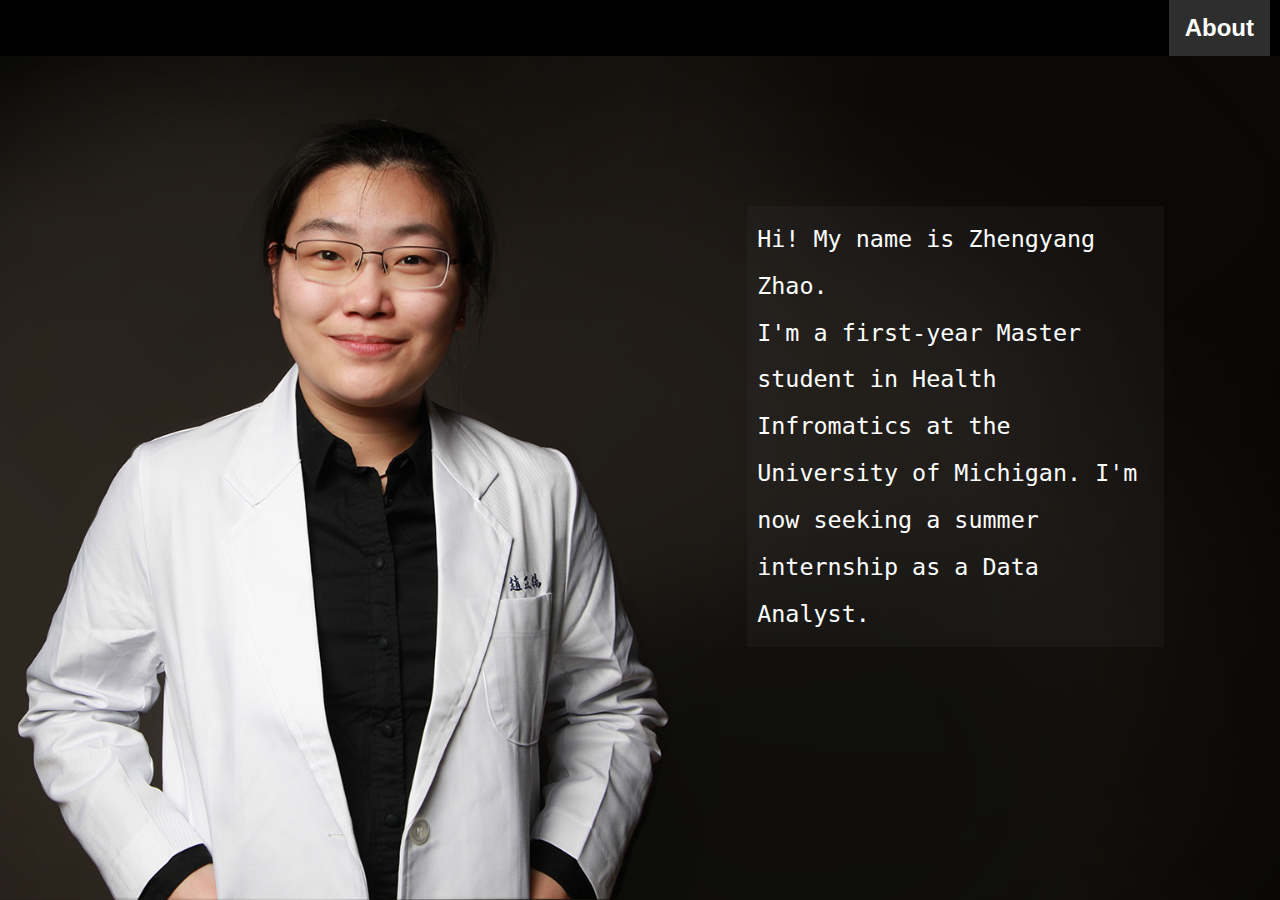
<file: index.html>
<!DOCTYPE html>
<html lang="en">
<head>
    <meta charset="UTF-8">
    <meta name="viewport" content="width=device-width, initial-scale=1.0">
    <title>About me</title>
    <link rel="shortcut icon" type="image/png" href="images/index-icon.jpg"/>
    <link rel="stylesheet" href="css/style.css">
    <link rel="stylesheet" href="css/index.css">

    <!-- Global site tag (gtag.js) - Google Analytics -->
    <script async src="https://www.googletagmanager.com/gtag/js?id=UA-160012737-1"></script>
    <script>
    window.dataLayer = window.dataLayer || [];
    function gtag(){dataLayer.push(arguments);}
    gtag('js', new Date());

    gtag('config', 'UA-160012737-1');
    </script>

</head>

<body>
    <header id='header' class="header">
        <link rel="stylesheet" href="https://cdnjs.cloudflare.com/ajax/libs/font-awesome/4.7.0/css/font-awesome.min.css">

        <!-- Top Navigation Menu -->
        <div class="topnav" id="myTopnav">
            <a href="index.html" class="active">About</a>
            <a href="projects.html">Projects</a>
            <a href="resume.html">Resume</a>
            <a href="mylife.html">My life</a>
            <a href="contact.html">Contact</a>

        <!-- "Hamburger menu" / "Bar icon" to toggle the navigation links -->
        <a href="javascript:void(0);" class="icon" onclick="myFunction()" aria-label="link">
            <i class="fa fa-bars"></i>
        </a>
        </div>
    </header>

    <main>
    <div id="self-introduction">
        <div class="photo"><img src="images/phone-profile.jpg" alt="profile"></div>
        <div><p>Hi! My name is Zhengyang Zhao. <br>I'm a first-year Master student in Health Infromatics at the University of Michigan. I'm now seeking a summer internship as a Data Analyst.</p></div>
    </div>
    </main>

    <script src="js/icon.js"></script>
</body>
</html>
</file>
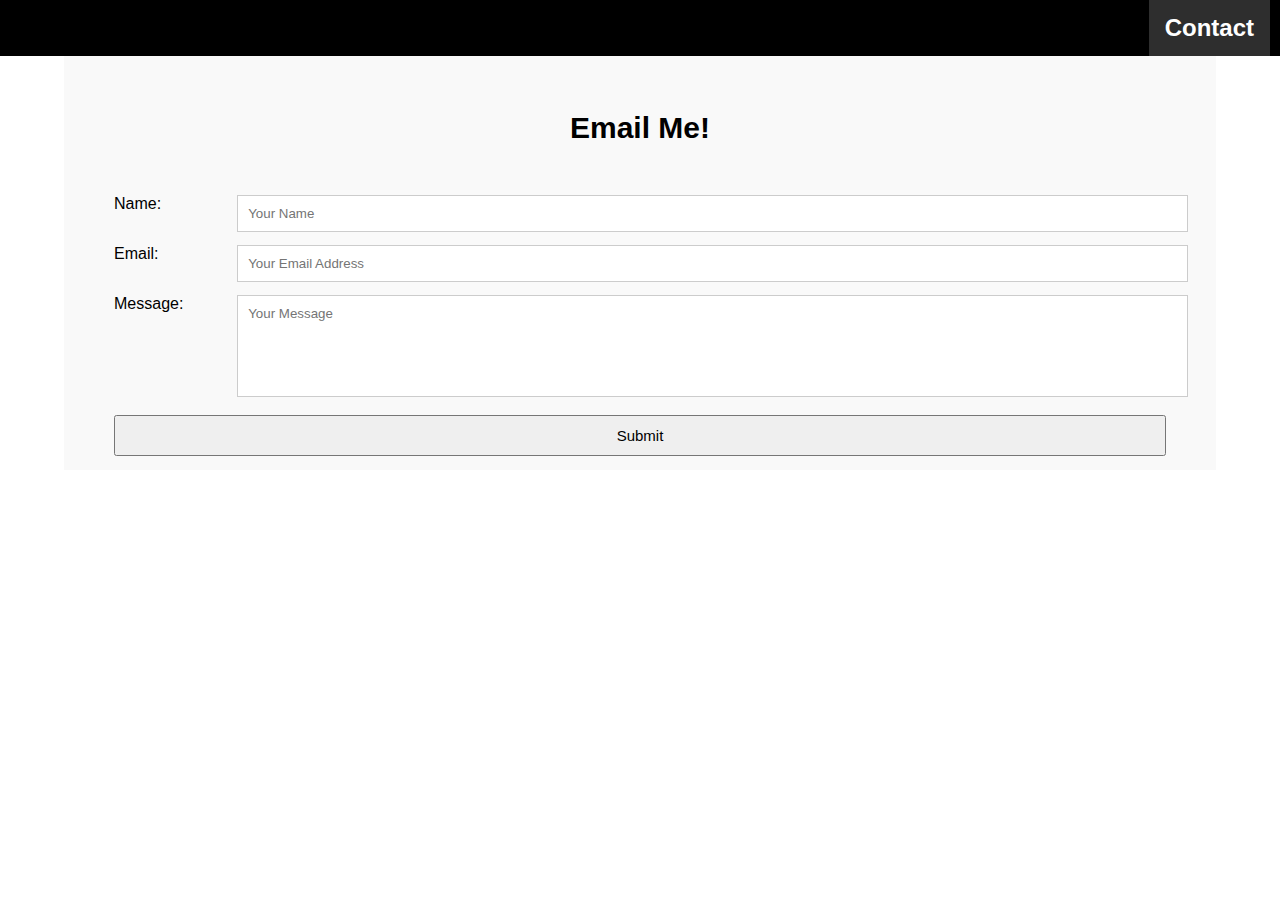
<file: contact.html>
<!DOCTYPE html>
<html lang="en">
<head>
    <meta charset="UTF-8">
    <meta name="viewport" content="width=device-width, initial-scale=1.0">
    <title>Contact</title>
    <link rel="stylesheet" href="css/style.css">
    <link rel="stylesheet" href="css/contact.css">

    <!-- Global site tag (gtag.js) - Google Analytics -->
    <script async src="https://www.googletagmanager.com/gtag/js?id=UA-160012737-1"></script>
    <script>
    window.dataLayer = window.dataLayer || [];
    function gtag(){dataLayer.push(arguments);}
    gtag('js', new Date());

    gtag('config', 'UA-160012737-1');
    </script>

    <script src="js/icon.js"></script>

</head>
<body>
    <a class="skip" href="#main"> Skip to main content</a>
    <header id='header' class="header">
        <link rel="stylesheet" href="https://cdnjs.cloudflare.com/ajax/libs/font-awesome/4.7.0/css/font-awesome.min.css">

        <!-- Top Navigation Menu -->
        <div class="topnav" id="myTopnav">
            <a href="index.html">About</a>
            <a href="projects.html">Projects</a>
            <a href="resume.html">Resume</a>
            <a href="mylife.html">My life</a>
            <a href="contact.html" class="active">Contact</a>

            <a href="javascript:void(0);" class="icon" onclick="myFunction()" aria-label="link">
                <i class="fa fa-bars"></i>
            </a>
        </div>
    </header>
    
    <main id="main">
        <form action="https://formspree.io/xlenygva" method="POST" id="contact">
            <h3>Email Me!</h3>

            <div class="rows">

                <div class="left-col name">
                    <label for="name">Name: </label>
                </div>
                <div class="right-col name">
                    <input type="text" id="name" name="name" placeholder="Your Name" required>
                </div>
            
                <div class="left-col email">
                    <label for="email">Email: </label>
                </div>
                <div class="right-col email">
                    <input type="email" id="email" name="_replyto" placeholder="Your Email Address" required>
                </div>
            

                <div class="left-col content">
                    <label for="content">Message: </label>
                </div>
                <div class="right-col content">
                    <textarea type="text" id="content" name="emailContent" placeholder="Your Message" required></textarea>
                </div>

            
                <div class="button">
                    <button type="submit" value="Send">Submit</button>
                </div>
                
            </div> 
          </form>

    </main>


</body>
</html>
</file>
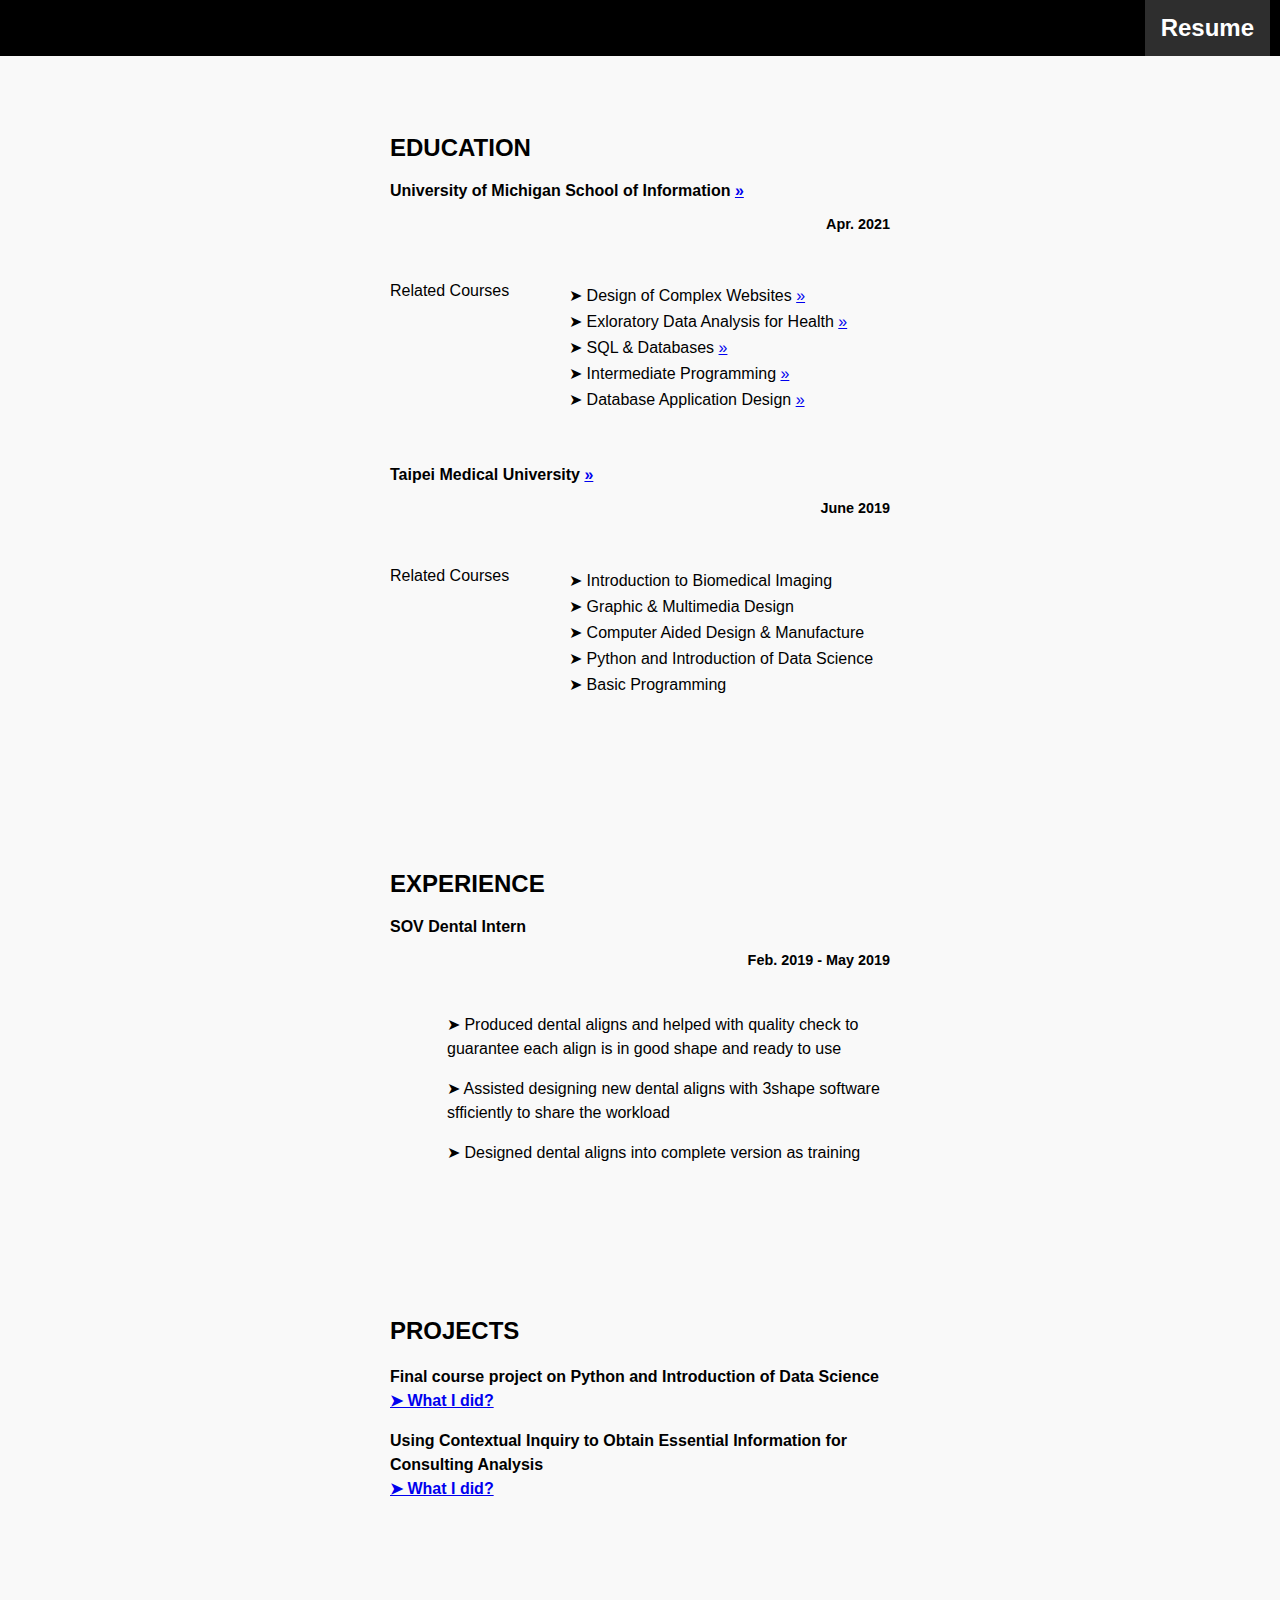
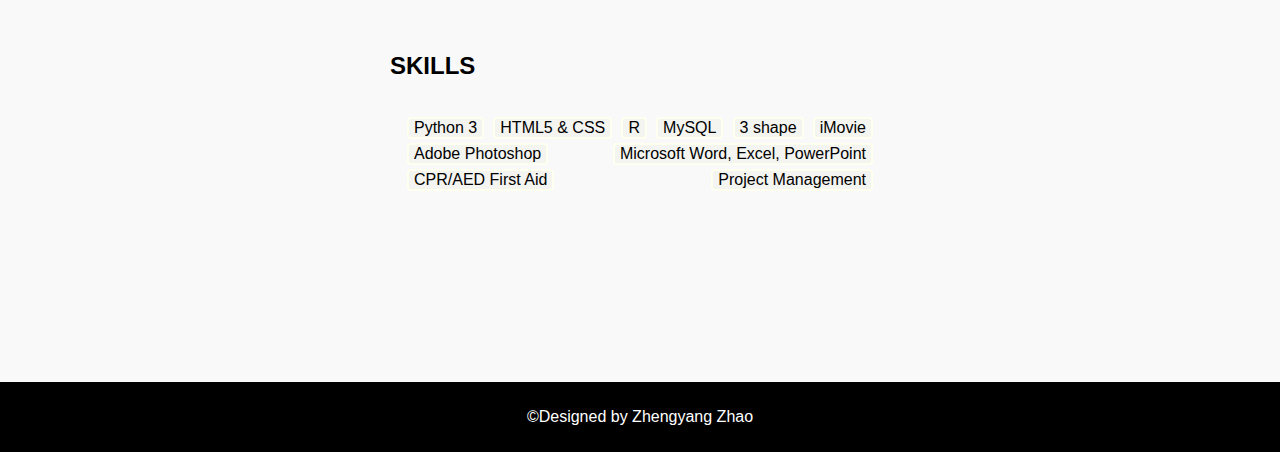
<file: resume.html>
<!DOCTYPE html>
<html lang="en">
<head>
    <meta charset="UTF-8">
    <meta name="viewport" content="width=device-width, initial-scale=1.0">
    <title>Zhengyang Zhao</title>
    <link rel="stylesheet" href="css/style.css">
    <link rel="stylesheet" href="css/resume.css">

    <!-- Global site tag (gtag.js) - Google Analytics -->
    <script async src="https://www.googletagmanager.com/gtag/js?id=UA-160012737-1"></script>
    <script>
    window.dataLayer = window.dataLayer || [];
    function gtag(){dataLayer.push(arguments);}
    gtag('js', new Date());

    gtag('config', 'UA-160012737-1');
    </script>

    <script src="js/icon.js"></script>

</head>


<body>
    <a class = "skip" href="#main">Skip to Main Content</a>
    <header id='header' class="header">
        <link rel="stylesheet" href="https://cdnjs.cloudflare.com/ajax/libs/font-awesome/4.7.0/css/font-awesome.min.css">

        <!-- Top Navigation Menu -->
        <div class="topnav" id="myTopnav">
            <a href="index.html">About</a>
            <a href="projects.html">Projects</a>
            <a href="resume.html"  class="active">Resume</a>
            <a href="mylife.html">My life</a>
            <a href="contact.html">Contact</a>

        <!-- "Hamburger menu" / "Bar icon" to toggle the navigation links -->
        <a href="javascript:void(0);" class="icon" onclick="myFunction()" aria-label="link">
            <i class="fa fa-bars"></i>
        </a>
        </div>
    </header>

    <main class="resume" id="main">

        <div class="query0 education">            
            <div class="text-block">
            <h1>EDUCATION</h1>
            <div class="query1 umsi">
                <div class="title">
                    <p>University of Michigan School of Information  <a href="https://www.si.umich.edu/">&raquo;</a></p>
                    <p class="date">Apr. 2021</p>
                </div>
                <div class="related-courses umsi">
                    <p>Related Courses</p>
                    <ul>
                        <li>➤ Design of Complex Websites <a href="https://www.si.umich.edu/programs/courses/539">&raquo;</a></li>
                        <li>➤ Exloratory Data Analysis for Health <a href="https://medicine.umich.edu/dept/lhs/education/health-infrastructures-learning-systems-hils-msphd/course-descriptions">&raquo;</a></li>
                        <li>➤ SQL & Databases <a href="https://www.si.umich.edu/programs/courses/564">&raquo;</a></li>
                        <li>➤ Intermediate Programming <a href="https://www.si.umich.edu/programs/courses/507">&raquo;</a></li>
                        <li>➤ Database Application Design <a href="https://www.si.umich.edu/programs/courses/664">&raquo;</a></li>
                    </ul>
                </div>
            </div>
            <div class="query1 tmu">
                <div class="title">
                    <p>Taipei Medical University  <a href="http://eng.tmu.edu.tw/">&raquo;</a></p>
                    <p class="date">June 2019</p>
                </div>
                <div class="related-courses umsi">
                    <p>Related Courses</p>
                    <ul>
                        <li>➤ Introduction to Biomedical Imaging </li>
                        <li>➤ Graphic & Multimedia Design </li>
                        <li>➤ Computer Aided Design & Manufacture </li>
                        <li>➤ Python and Introduction of Data Science </li>
                        <li>➤ Basic Programming </li>
                    </ul>
                </div>
            </div>
            </div>
        </div>
        
        <div class="query0 experience">
            <div class="text-block">
            <h1>EXPERIENCE</h1>
            <div class="query1 intern sov-dental">
                <div class="title"><p>SOV Dental Intern</p>
                <p class="date">Feb. 2019 - May 2019</p></div>
                <div class="detail">
                    <ul>
                        <li><p>➤ Produced dental aligns and helped with quality check to guarantee each align is in good shape and ready to use</p></li>
                        <li><p>➤ Assisted designing new dental aligns with 3shape software sfficiently to share the workload</p></li>
                        <li><p>➤ Designed dental aligns into complete version as training</p></li>
                    </ul>
                </div>
            </div>
        </div>
        </div>

        <div class="query0 projects">
            <div class="text-block">
            <h1>PROJECTS</h1>
            <div class="query1 title project">
                <p>Final course project on Python and Introduction of Data Science
                <br><a href="projects.html">➤ What I did?</a></p>
            </div>
            <div class="query1 title project">
                <p>Using Contextual Inquiry to Obtain Essential Information for Consulting Analysis
                <br><a href="projects.html">➤ What I did?</a></p>
            </div>
        </div>
        </div>

        <div class="query0 skills">
            <div class="text-block">
                <h1>SKILLS</h1>
                <div class="skill-list">
                    <ul>
                        <li >Python 3</li>
                        <li >HTML5 & CSS</li>
                        <li >R</li>
                        <li >MySQL</li>
                        <li>3 shape</li>
                        <li>iMovie</li>
                        <li>Adobe Photoshop</li>
                        <li>Microsoft Word, Excel, PowerPoint</li>
                        <li>CPR/AED First Aid</li>
                        <li>Project Management</li>
                    </ul>
                </div>
            </div>
        </div>

    </main>

    <footer>
        <p>&copy;Designed by Zhengyang Zhao</p>
    </footer>

    <script src="js/icon.js"></script>
</body>
</html>
</file>
<file: css/style.css>
/* referrance: https://www.w3schools.com/howto/howto_js_topnav_responsive.asp */
/* referrance: https://codepen.io/colorlib/pen/KVoZyv */

* {font-family:  'Segoe UI', Tahoma, Geneva, Verdana, sans-serif;}

.skip {
    position: absolute;
    z-index: -1;
}

.skip:focus {
    border: 2px solid white;
    border-radius: 7px;
    color: white;
    z-index: 1;
}
.header {background-color: black;}
/* nav bar in mobile mode */
.topnav {
    overflow: hidden;
    position: relative;
    font-family: 'Gill Sans', 'Gill Sans MT', Calibri, 'Trebuchet MS', sans-serif;
    font-size: 150%;
    font-weight: bold;
    text-decoration: none; 
    padding: 0 10px 0 10px;
    /* background-color: black; */
}
.topnav a {
    color: white;
    /* background-color: black; */
    padding: 14px 16px;
    text-decoration: none;
    font-size: 17px;
    display: block;
}
.topnav a:hover {background-color: rgb(124, 122, 122);}
.topnav a.active {background-color: rgba(63, 63, 63, 0.726);}
.topnav a.icon {
    position: absolute;
    right: 0;
    top: 0;
}
/* .topnav a:nth-child(2), .topnav a:nth-child(3), .topnav a:nth-child(1), .topnav a:nth-child(4) {display: none;} */
.topnav.responsive {position: relative;}
.topnav.responsive a {
    float: none;
    display: block;
    text-align: left;
    transition: 0.5s;
}
.topnav .icon {
    background: black;
    display: block;
    position: absolute;
    right: 0;
    top: 0;
}

footer {
    background-color: rgb(0, 0, 0);
    color: white;
    text-align: center;
    padding: 10px;
}

main {padding: 0 5% 100px 5%;}

body {margin: 0; }



@keyframes wtb {
    from {color: white;}
    to {color: black;}
}
@keyframes btw {
    from {color: black;}
    to {color: white;}
}

@media screen and (min-width:800px){
    
    /* navbar in screen */
    .topnav {
        position: relative;
        text-align: right;
        background-color: black;
    }
    .topnav a, .topnav a:nth-child(1),.topnav a:nth-child(2), .topnav a:nth-child(3), .topnav a:nth-child(4), .topnav a:nth-child(5){
        display: inline-block;
        text-align: center;
        font-size: 100%;
    }
    .topnav a.icon {
        display: none;
    }
    .topnav a:hover{
        background-color: rgba(248, 248, 248, 0.527);
        color: white;
        transition: 0.5s;
    }
}

@media (prefers-reduced-motion: reduce) {
    * {
      animation: none;
    }
}
</file>
<file: css/index.css>
/* referring source: https://www.w3schools.com/howto/howto_js_topnav_responsive.asp */

html {
    background-color: black;
}

.topnav a:nth-child(2), .topnav a:nth-child(3), .topnav a:nth-child(5), .topnav a:nth-child(4) {display: none;}

p {
    line-height: 1.5;
    font-size: 150%;
    background-color: rgba(68, 68, 68, 0.151);
    margin: 2px;
    padding: 10px;
    font-family: monospace;
    color: white;
    max-width: 500px;
}

img {
    width: 400px;
}

@media screen and (min-width:800px){
    html{
        background-image: url('../images/profile.png');
        background-attachment: fixed; /* Parallax effect */     
        background-position: center;  /* Parallax effect */
        background-repeat: no-repeat; /* Parallax effect */
        background-size: cover;       /* Parallax effect */
        color: white;
        background-color: #575757;
    }

    #self-introduction {
        display: -ms-grid;
        display: grid;
        -ms-grid-columns: 3fr 2fr;
        grid-template-columns: 3fr 2fr;
        padding: 50px;
        margin: auto;
    }
    
    img{
        display: none;
    }

    .photo {
        -ms-grid-column: 1 / span 1;
        grid-column: 1 / span 1;
    }
    
    div p {
        -ms-grid-column: 2 / span 1;
        grid-column: 2 / span 1;
        line-height: 2;
        font-size: 180%;
        animation-name: btw;
        animation-duration: 2.5s;
        margin-top: 100px;
    }

}
</file>
<file: css/contact.css>
/* referrance: https://www.w3schools.com/howto/howto_js_topnav_responsive.asp */
/* referrance: https://codepen.io/colorlib/pen/KVoZyv */

.topnav a:nth-child(2), .topnav a:nth-child(3), .topnav a:nth-child(1), .topnav a:nth-child(4) {display: none;}

/* style form */
#contact {
    background: #F9F9F9;
    padding: 25px 50px;
}
#contact h3 {
    display: block;
    font-size: 30px;
    font-weight: bold;
    margin-bottom: 50px;
    text-align: center;
}
.left-col {display: none;}
.right-col, .button{
    margin: 0 0 10px;
    width: 100%;
    padding: 0;
}
.right-col input, textarea {
    width: 100%;
    border: 1px solid #ccc;
    background: #FFF;
    margin: 0 0 5px;
    padding: 10px;
}
textarea {
    height: 100px;
    max-width: 100%;
    resize: none;
}
button {
    cursor: pointer;
    width: 100%;
    padding: 10px;
    font-size: 15px;
}

@media screen and (min-width:800px){
    
    #self-introduction {
        display: grid;
        grid-template-columns: 3fr 2fr;
        padding: 50px;
        margin: auto;
    }

    /* form */
    .rows {
        display: grid;
        grid-template-columns: 1fr 9fr;
        grid-template-rows: 30px 30px 100px 30px;
        grid-gap: 20px;
    }
    .left-col {
        display: block;
        grid-column: 1 / span 1;
    }
    .right-col {grid-column: 2 / span 1;}
    .name{grid-row: 1 / span 1;}
    .email {grid-row: 2 / span 1;}
    .content {grid-row: 3 / span 1;}
    .button {
        grid-row: 4 / span 1;
        grid-column: 1 / span 2;
        text-align: right;
    }
    textarea {height: 80px;}
}
</file>
<file: css/resume.css>
/* referring source: https://www.w3schools.com/howto/howto_js_topnav_responsive.asp */

body {
    background-color: #F9F9F9;
}

.topnav a:nth-child(2), .topnav a:nth-child(5), .topnav a:nth-child(1), .topnav a:nth-child(4) {display: none;}

h1 {
    font-size: 24px;
    line-height: 1.5;
    transition: 0.5s ease-in-out;
}
h1:hover {
    background-color: rgba(73, 71, 71, 0.733);
    color: white;
    transition: 0.5s ease-in-out;
    padding: 10px;
}

.resume {
    display: flex;
    flex-direction: row;
    flex-wrap: wrap;
    justify-content: center;
}

.query0 {
    padding: 5%;
    flex-basis: 500px;
}
.text-block:hover {
    background-color: rgba(223, 223, 223, 0.856);}

.date {
    font-size: 90%;
}

.related-courses {
    display: flex;
    flex-direction: row;
    flex-wrap: wrap;
    justify-content: left;
    padding: 20px 0;
    transition: 1s ease-in-out;
}

.related-courses li {
    margin-left: 20px;
    line-height: 1.5;
}

.query1, .skill-list li {
    transition: 0.3s;
}
.query1:hover, .skill-list li:hover {
    background-color: rgba(191, 207, 216, 0.664);
    transition: 0.2s ease-in-out;
    padding: 2px;
}

div.title {
    font-weight: bold;
}
.date {
    text-align: right;
}

.detail {
    margin-left: 15px;
    line-height: 1.5;
}

.intern > .title {
    padding-bottom: 15px;
}

.project > p{
    text-align: left;
    line-height: 1.5;
}

li {
    list-style-type: none;
    margin: 2px;
}

.skill-list > ul {
    list-style-type: none;
    display: flex;
    flex-wrap: wrap;
    flex-direction: row;
    justify-content: space-between;
    align-items: center;
    text-align: center;
    padding: 3%;
}

.skill-list ul li {
    background-color: rgba(243, 243, 239, 0.918);
    border: 2px solid ivory;
    border-radius: 4px;
    padding: 0 5px;
}
</file>
